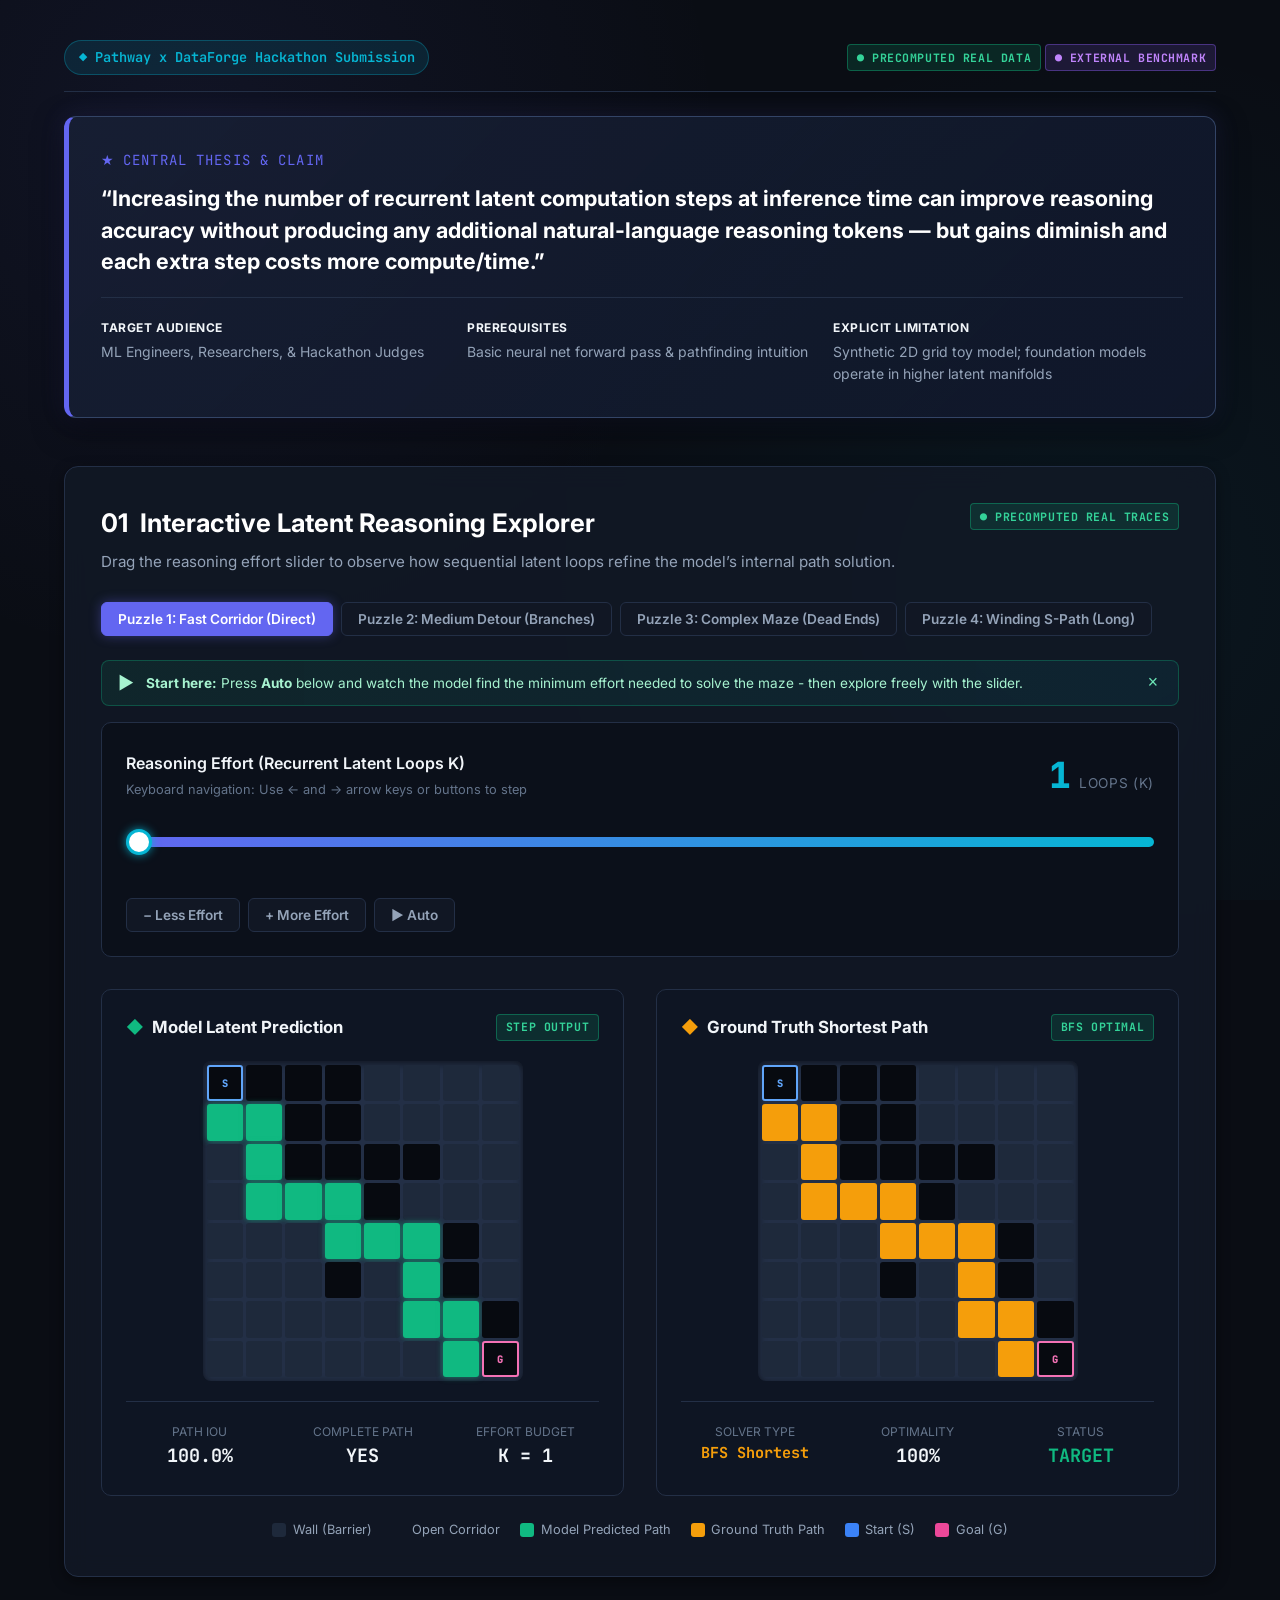
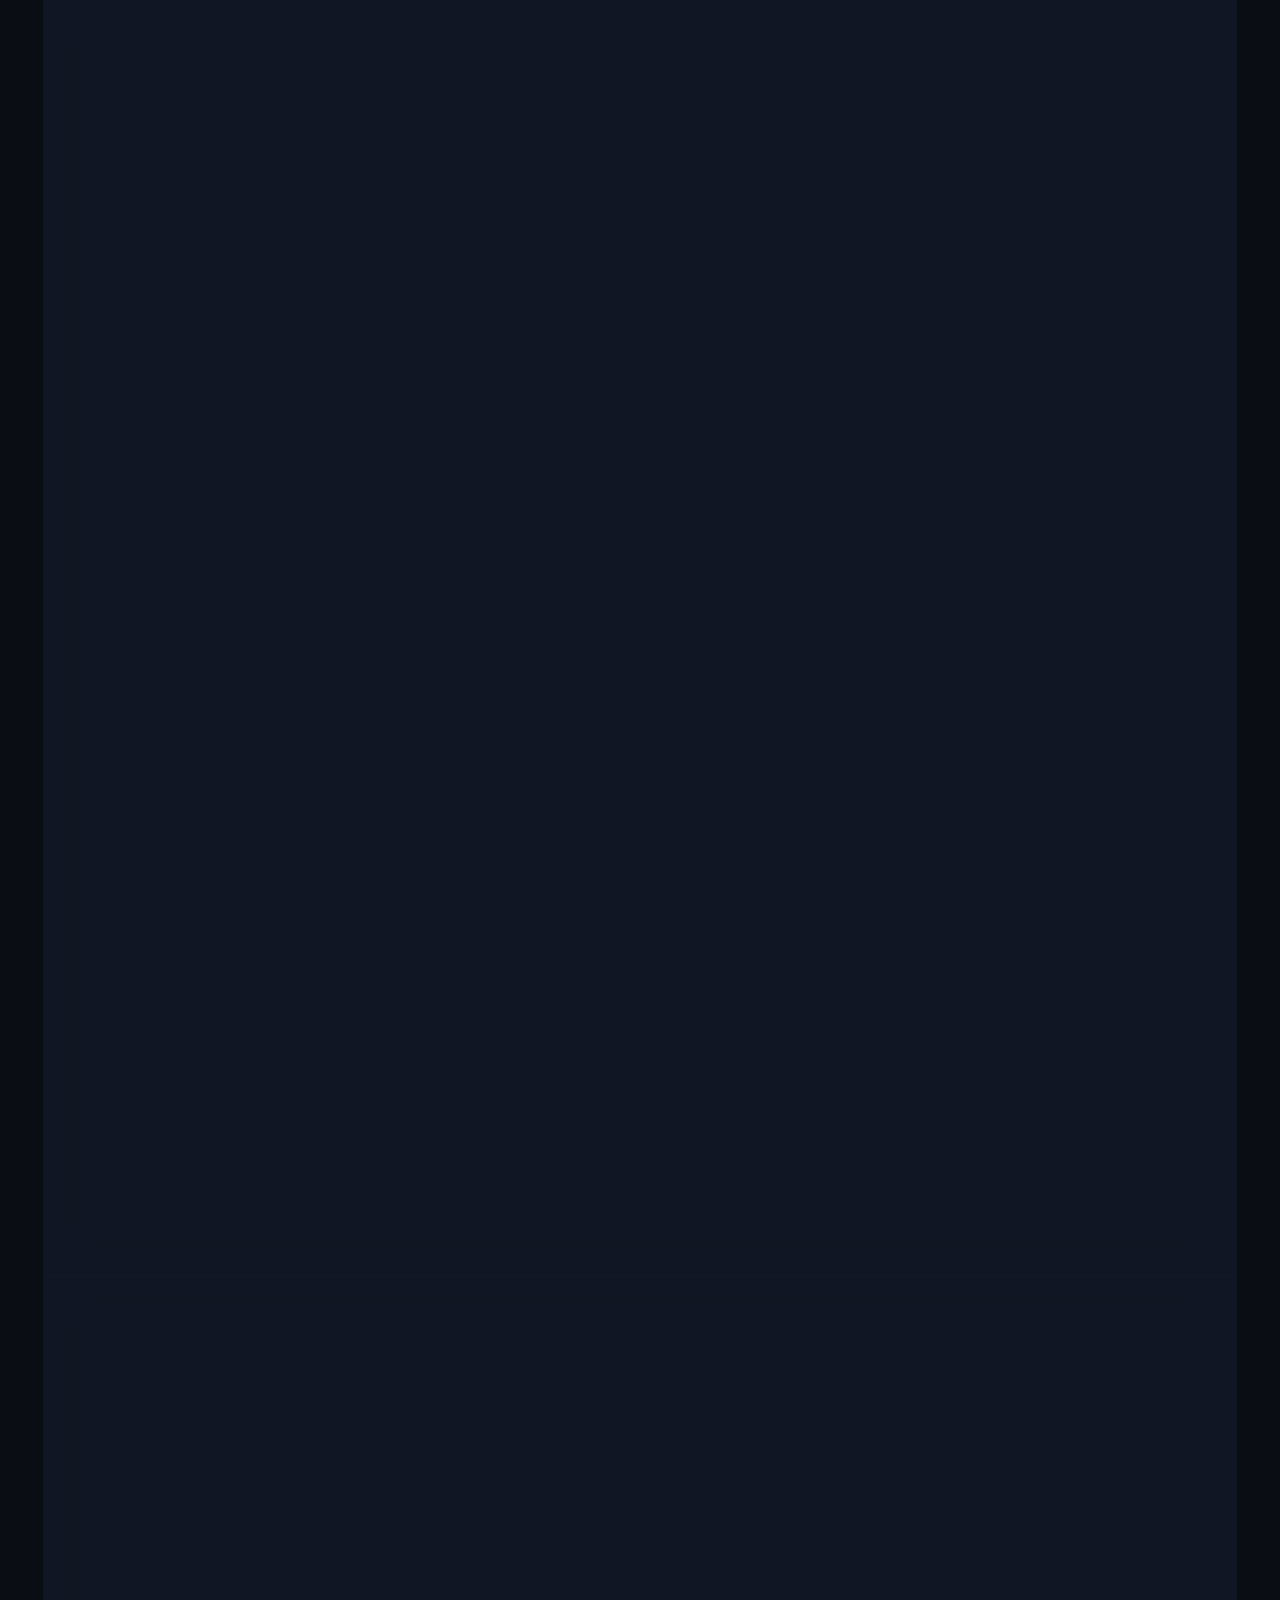
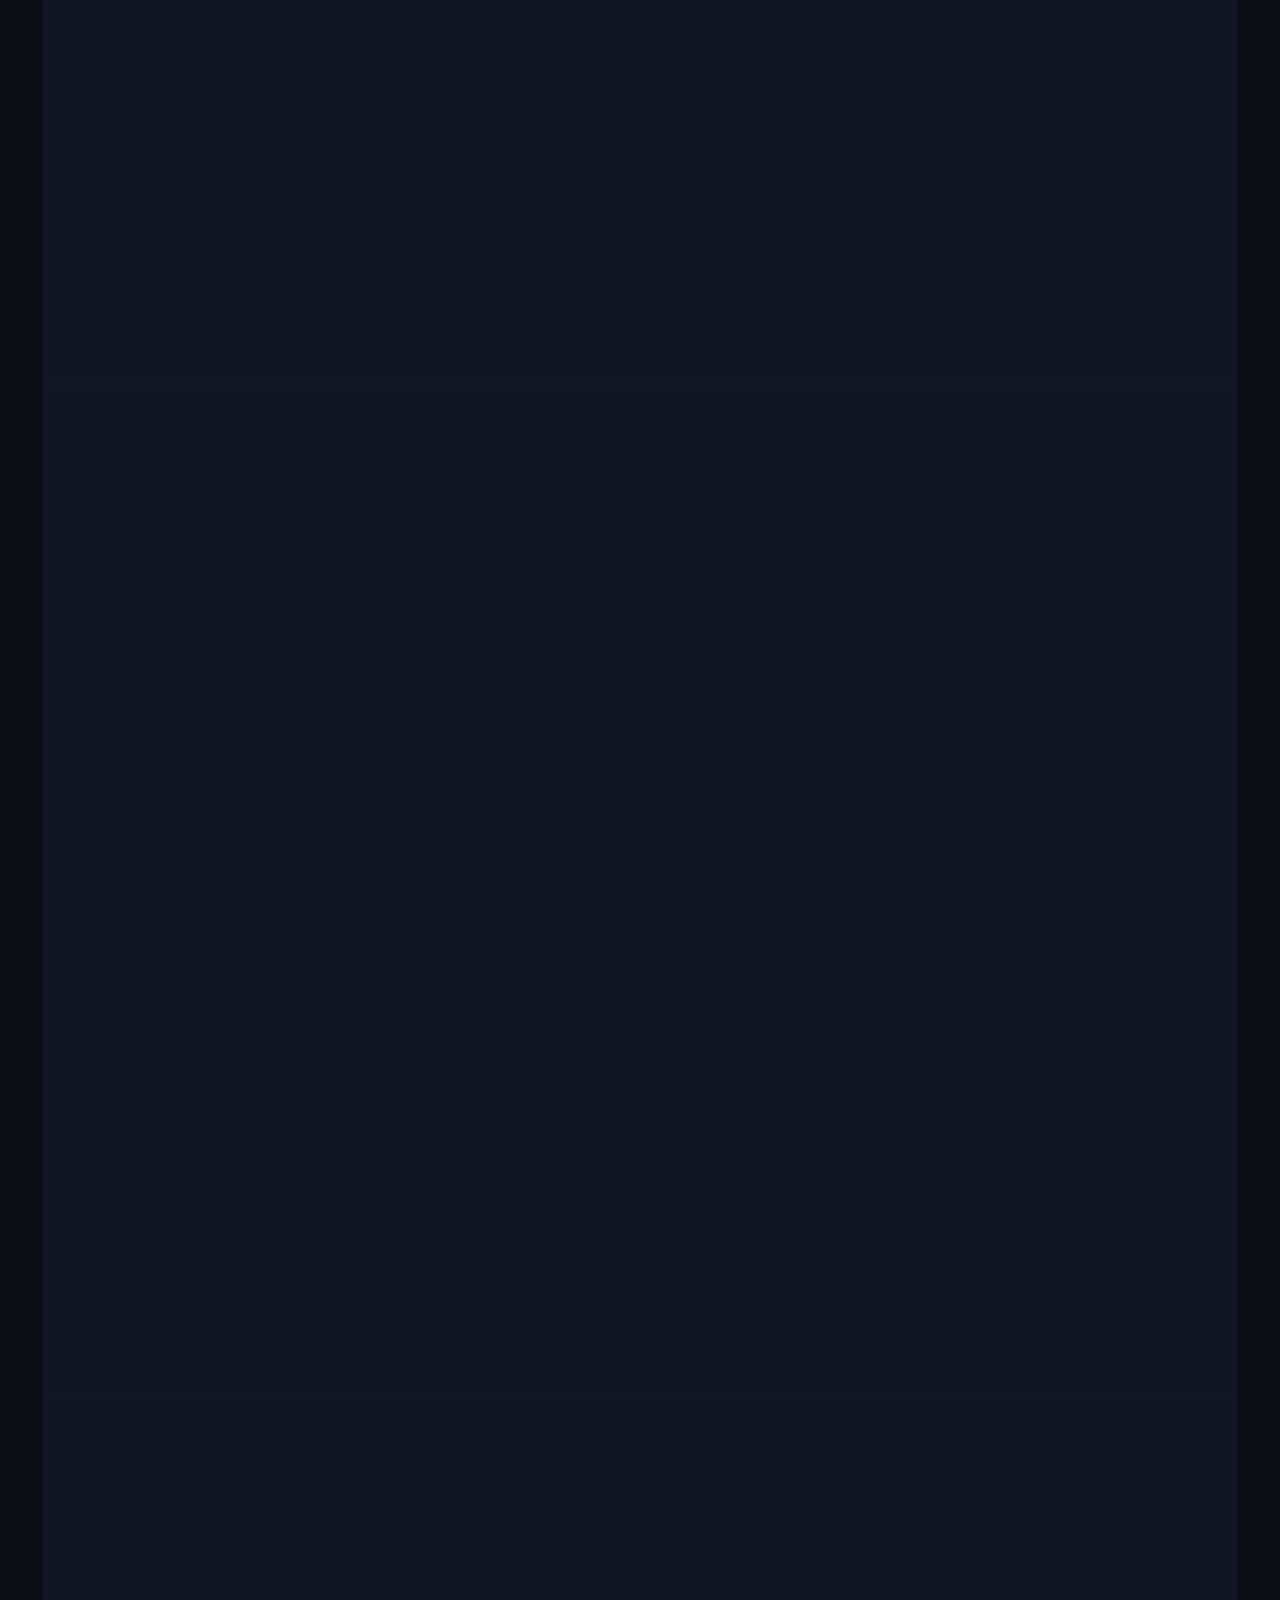
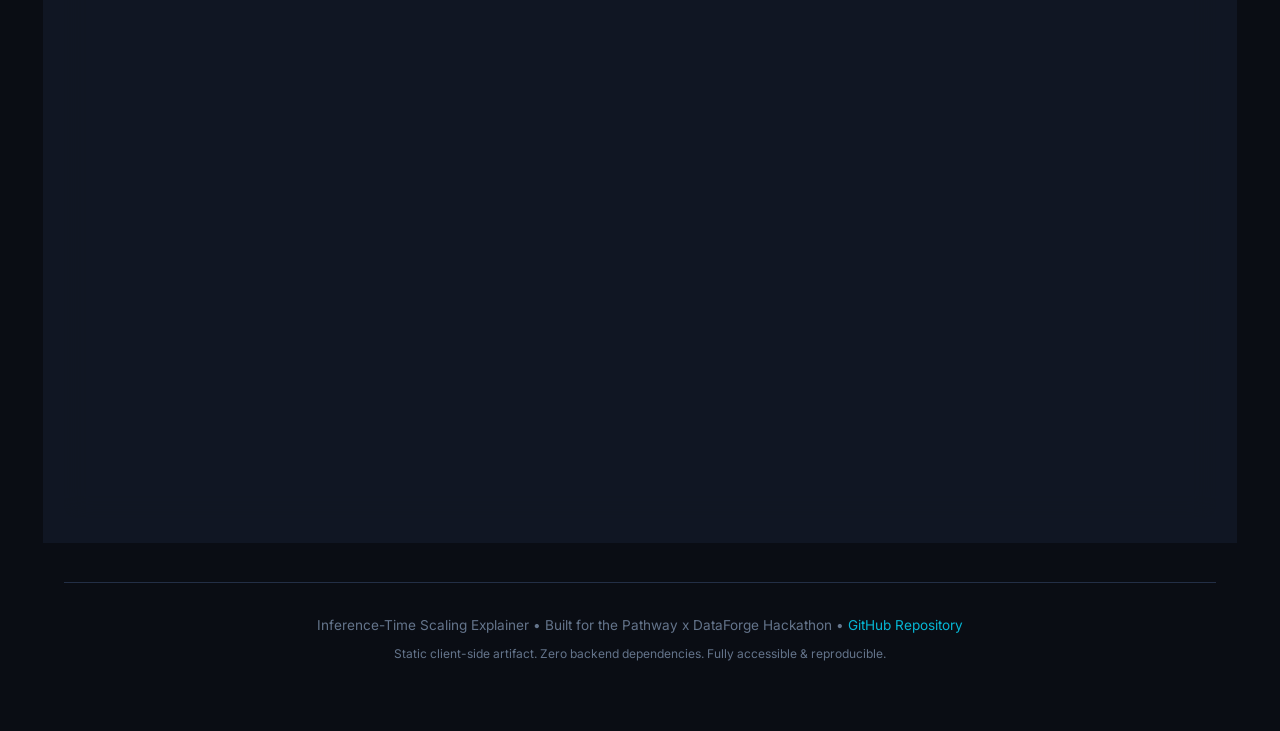
<file: site/index.html>
<!DOCTYPE html>
<html lang="en">
<head>
  <meta charset="UTF-8">
  <meta name="viewport" content="width=device-width, initial-scale=1.0">
  <title>Inference-Time Scaling Explainer | Pathway x DataForge Hackathon</title>
  <meta name="description" content="An interactive explainer proving that recurrent latent computation steps improve reasoning accuracy without producing extra natural-language tokens.">
  
  <!-- Preconnect Google Fonts -->
  <link rel="preconnect" href="https://fonts.googleapis.com">
  <link rel="preconnect" href="https://fonts.gstatic.com" crossorigin>
  <link href="https://fonts.googleapis.com/css2?family=Inter:wght@400;500;600;700;800&family=JetBrains+Mono:wght@400;600;700&display=swap" rel="stylesheet">
  
  <link rel="stylesheet" href="style.css">
</head>
<body>

  <div class="container">
    
    <!-- Top Bar -->
    <header class="site-header">
      <div class="top-bar">
        <div class="brand-badge">
          <span>&#9670;</span> Pathway x DataForge Hackathon Submission
        </div>
        <div>
          <span class="badge-provenance badge-real">&#9679; Precomputed Real Data</span>
          <span class="badge-provenance badge-external">&#9679; External Benchmark</span>
        </div>
      </div>

      <!-- Central Claim Hero Card (FR5) -->
      <div class="claim-card" id="central-claim">
        <div class="claim-title">
          <span>&#9733;</span> Central Thesis &amp; Claim
        </div>
        <blockquote class="claim-quote">
          &ldquo;Increasing the number of recurrent latent computation steps at inference time can improve reasoning accuracy without producing any additional natural-language reasoning tokens &mdash; but gains diminish and each extra step costs more compute/time.&rdquo;
        </blockquote>
        
        <div class="claim-meta-grid">
          <div class="claim-meta-item">
            <strong>Target Audience</strong>
            <span>ML Engineers, Researchers, &amp; Hackathon Judges</span>
          </div>
          <div class="claim-meta-item">
            <strong>Prerequisites</strong>
            <span>Basic neural net forward pass &amp; pathfinding intuition</span>
          </div>
          <div class="claim-meta-item">
            <strong>Explicit Limitation</strong>
            <span>Synthetic 2D grid toy model; foundation models operate in higher latent manifolds</span>
          </div>
        </div>
      </div>
    </header>

    <main id="main-content">
      
      <!-- Module 1: Interactive Maze Reasoning Explorer (FR1 & FR2) -->
      <section class="section-block" id="interactive-explorer" aria-labelledby="heading-explorer">
        <div class="section-header">
          <div class="section-title-wrap">
            <h2 id="heading-explorer">
              <span>01</span> Interactive Latent Reasoning Explorer
            </h2>
            <p class="section-subtitle">
              Drag the reasoning effort slider to observe how sequential latent loops refine the model&rsquo;s internal path solution.
            </p>
          </div>
          <span class="badge-provenance badge-real">&#9679; PRECOMPUTED REAL TRACES</span>
        </div>

        <!-- Puzzle Selection Tabs -->
        <div class="puzzle-tabs" id="puzzle-tabs" role="tablist" aria-label="Maze Puzzle Selector">
          <!-- Populated by JavaScript -->
        </div>

        <!-- Guided Tour Hint (C8: guide then sandbox) -->
        <div id="guided-hint" role="note" style="
          display: flex; align-items: center; gap: 0.75rem;
          background: linear-gradient(90deg, rgba(16,185,129,0.10) 0%, rgba(6,182,212,0.07) 100%);
          border: 1px solid rgba(16,185,129,0.30); border-radius: 8px;
          padding: 0.6rem 1rem; margin-bottom: 1rem; font-size: 0.85rem;
          color: #a7f3d0; line-height: 1.4;">
          <span style="font-size: 1.1rem;">&#9654;</span>
          <span><strong>Start here:</strong> Press <strong>Auto</strong> below and watch the model find the minimum effort needed to solve the maze - then explore freely with the slider.</span>
          <button onclick="document.getElementById('guided-hint').style.display='none'" aria-label="Dismiss hint" style="
            margin-left: auto; background: none; border: none; color: #6ee7b7;
            font-size: 1.1rem; cursor: pointer; padding: 0 0.25rem; line-height: 1;">&times;</button>
        </div>

        <!-- Reasoning Effort Slider Card -->
        <div class="slider-control-card">
          <div class="slider-header">
            <div>
              <h3 class="slider-title" id="slider-label">Reasoning Effort (Recurrent Latent Loops K)</h3>
              <p style="font-size: 0.8rem; color: var(--text-muted); margin-top: 0.2rem;">
                Keyboard navigation: Use &larr; and &rarr; arrow keys or buttons to step
              </p>
            </div>
            <div class="effort-display">
              <span class="effort-number" id="effort-val-display" aria-live="polite">1</span>
              <span class="effort-unit">Loops (K)</span>
            </div>
          </div>

          <div class="range-slider-wrap">
            <input 
              type="range" 
              id="effort-slider" 
              class="effort-slider" 
              min="1" 
              max="20" 
              step="1" 
              value="1" 
              aria-labelledby="slider-label"
              aria-valuemin="1" 
              aria-valuemax="20" 
              aria-valuenow="1"
            >
            <div class="slider-ticks" id="slider-ticks" aria-hidden="true">
              <!-- Populated dynamically by JS -->
            </div>
          </div>

          <div style="display: flex; gap: 0.5rem; margin-top: 1rem;">
            <button id="btn-step-prev" class="tab-btn" aria-label="Decrease reasoning effort">&minus; Less Effort</button>
            <button id="btn-step-next" class="tab-btn" aria-label="Increase reasoning effort">+ More Effort</button>
            <button id="btn-auto-effort" class="tab-btn auto-effort-btn" aria-label="Automatically advance reasoning effort" aria-pressed="false">&#9654; Auto</button>
          </div>
        </div>


        <!-- Side-by-Side Comparison Grid -->
        <div class="maze-comparison-grid">
          <!-- Predicted Model Output -->
          <div class="maze-panel">
            <div class="maze-panel-header">
              <div class="maze-panel-title">
                <span style="color: var(--accent-emerald);">&#9670;</span> Model Latent Prediction
              </div>
              <span class="badge-provenance badge-real">Step Output</span>
            </div>
            
            <div id="pred-maze-board" class="maze-board-container" role="region" aria-label="Model predicted path grid">
              <!-- Rendered via JS -->
            </div>

            <div class="live-metrics-bar">
              <div class="metric-stat-box">
                <div class="metric-stat-label">Path IoU</div>
                <div class="metric-stat-val" id="metric-iou">0.0%</div>
              </div>
              <div class="metric-stat-box">
                <div class="metric-stat-label">Complete Path</div>
                <div class="metric-stat-val" id="metric-solve">NO</div>
              </div>
              <div class="metric-stat-box">
                <div class="metric-stat-label">Effort Budget</div>
                <div class="metric-stat-val" id="metric-compute">K = 1</div>
              </div>
            </div>
          </div>

          <!-- Ground Truth Solution -->
          <div class="maze-panel">
            <div class="maze-panel-header">
              <div class="maze-panel-title">
                <span style="color: var(--accent-amber);">&#9670;</span> Ground Truth Shortest Path
              </div>
              <span class="badge-provenance badge-real">BFS Optimal</span>
            </div>

            <div id="gt-maze-board" class="maze-board-container" role="region" aria-label="Ground truth shortest path grid">
              <!-- Rendered via JS -->
            </div>

            <div class="live-metrics-bar">
              <div class="metric-stat-box">
                <div class="metric-stat-label">Solver Type</div>
                <div class="metric-stat-val" style="font-size: 0.95rem; color: var(--accent-amber);">BFS Shortest</div>
              </div>
              <div class="metric-stat-box">
                <div class="metric-stat-label">Optimality</div>
                <div class="metric-stat-val">100%</div>
              </div>
              <div class="metric-stat-box">
                <div class="metric-stat-label">Status</div>
                <div class="metric-stat-val" style="color: var(--accent-emerald);">TARGET</div>
              </div>
            </div>
          </div>
        </div>

        <!-- Legend -->
        <div class="maze-legend" aria-label="Maze cell type legend">
          <div class="legend-item"><div class="legend-swatch swatch-wall"></div> Wall (Barrier)</div>
          <div class="legend-item"><div class="legend-swatch swatch-open"></div> Open Corridor</div>
          <div class="legend-item"><div class="legend-swatch swatch-pred"></div> Model Predicted Path</div>
          <div class="legend-item"><div class="legend-swatch swatch-gt"></div> Ground Truth Path</div>
          <div class="legend-item"><div class="legend-swatch swatch-start"></div> Start (S)</div>
          <div class="legend-item"><div class="legend-swatch swatch-goal"></div> Goal (G)</div>
        </div>
      </section>

      <!-- Module 2: Empirical Scaling Curve (FR3) -->
      <section class="section-block" id="aggregate-scaling" aria-labelledby="heading-scaling">
        <div class="section-header">
          <div class="section-title-wrap">
            <h2 id="heading-scaling">
              <span>02</span> Empirical Scaling Curve &amp; Diminishing Returns
            </h2>
            <p class="section-subtitle">
              Measured across 100 held-out test mazes evaluated at each loop count K ∈ [1, 20]. Notice steep early gains and the plateau after K=10.
            </p>
          </div>
          <span id="scaling-provenance-badge" class="badge-provenance badge-real">&#9679; PRECOMPUTED 100-TEST EVAL</span>
        </div>

        <div class="chart-container-box">
          <!-- View Switcher -->
          <div style="display: flex; justify-content: space-between; align-items: center; margin-bottom: 0.75rem; flex-wrap: wrap; gap: 0.5rem;">
            <div style="display: flex; gap: 0.5rem;" role="tablist" aria-label="Scaling curve view selection">
              <button id="btn-view-aggregate" class="tab-btn active" role="tab" aria-selected="true">&#128200; 100-Maze Aggregate Curve</button>
              <button id="btn-view-trace" class="tab-btn" role="tab" aria-selected="false">&#128269; Selected Puzzle Trace</button>
            </div>
            <div style="font-family: var(--font-mono); font-size: 0.75rem; color: var(--text-muted);">
              <span id="selected-trace-label">N=100 Test Mazes | Seed=999 | ConvGRU Core</span>
            </div>
          </div>

          <div style="display: flex; justify-content: space-between; align-items: center; margin-bottom: 0.5rem; flex-wrap: wrap; gap: 0.5rem;">
            <div id="chart-legend-text" style="font-size: 0.85rem; font-weight: 600; color: var(--text-secondary);">
              <span style="color: #10b981;">&mdash; Exact Solve Rate (%)</span> &nbsp;&nbsp;&bull;&nbsp;&nbsp;
              <span style="color: #8b5cf6;">--- Mean Path IoU (%)</span>
            </div>
            <div id="chart-hint-text" style="font-size: 0.75rem; color: var(--text-muted);">
              Slider K = <span id="chart-k-indicator">1</span>
            </div>
          </div>

          <!-- SVG Chart Container -->
          <div id="scaling-chart-wrap">
            <!-- Rendered by JS -->
          </div>
        </div>

        <!-- Accessible Data Table for Screen Readers and Verification -->
        <div style="margin-top: 2rem;">
          <h3 id="table-scaling-title" style="font-size: 1.05rem; margin-bottom: 0.75rem; color: var(--text-primary);">
            100-Maze Aggregate Scaling Data
          </h3>
          <div style="overflow-x: auto;">
            <table class="data-table" aria-label="Scaling data table">
              <thead id="table-scaling-head">
                <tr>
                  <th scope="col">Reasoning Loops (K)</th>
                  <th scope="col">Exact Solve Rate (%)</th>
                  <th scope="col">Mean Path IoU (%)</th>
                  <th scope="col">BCE Loss</th>
                  <th scope="col">Measured Latency (ms / maze)</th>
                </tr>
              </thead>
              <tbody id="table-scaling-body">
                <!-- Populated by JS -->
              </tbody>
            </table>
          </div>
        </div>
        <div id="trace-verdict" class="trace-verdict" aria-live="polite">
        </div>
      </section>

      <!-- Module 3: BDH-CQ External Frontier Results (FR4) -->
      <section class="section-block" id="bdh-cq-benchmark" aria-labelledby="heading-bdhcq">
        <div class="section-header">
          <div class="section-title-wrap">
            <h2 id="heading-bdhcq">
              <span>03</span> Frontier Evidence: BDH-CQ on ARC-AGI-1
            </h2>
            <p class="section-subtitle">
              External reported benchmark results demonstrating latent reasoning effort scaling in a 150M parameter foundation model.
            </p>
          </div>
          <span class="badge-provenance badge-external">&#9679; EXTERNAL REPORTED (Table 5)</span>
        </div>

        <p style="font-size: 0.95rem; color: var(--text-secondary); line-height: 1.6;">
          In <em>&ldquo;BDH-CQ: In-Context Learning with Recurrent Latent Reasoning&rdquo;</em> (arXiv:2608.09888), Pathway evaluated the impact of reasoning effort (latent thinking effort) on the ARC-AGI-1 benchmark. The model was exposed to varying levels of latent reasoning during training and evaluated across LOW, MEDIUM, and HIGH effort:
        </p>

        <!-- BDH-CQ Cards Grid -->
        <div class="bdh-cards-grid" id="bdh-cards-container">
          <!-- Populated by JS -->
        </div>

        <div class="external-disclaimer-box" role="note">
          <strong>Strict Academic Provenance Disclaimer:</strong>
          The BDH-CQ numbers shown above (21.0% / 27.0% / 29.5% pass@2 with 22% / 11% / 0% cost reductions) are published developer-reported results from Pathway's research team on the ARC-AGI-1 benchmark (arXiv:2608.09888, Table 5). They are presented here as external comparative literature and are <strong>not</strong> independently reproduced by our local toy maze solver.
        </div>
      </section>

      <!-- Module 4: Honest Provenance Matrix & Concepts (FR6 & FR5) -->
      <section class="section-block" id="provenance-section" aria-labelledby="heading-provenance">
        <div class="section-header">
          <div class="section-title-wrap">
            <h2 id="heading-provenance">
              <span>04</span> Provenance, Mechanism &amp; Limitations
            </h2>
            <p class="section-subtitle">
              Unambiguous accounting of live vs. precomputed vs. illustrative components, plus conceptual analysis.
            </p>
          </div>
          <span class="badge-provenance badge-illustrative">&#9679; TRANSPARENCY MATRIX</span>
        </div>

        <!-- Provenance Matrix -->
        <div style="overflow-x: auto; margin-bottom: 2rem;">
          <table class="provenance-matrix-table">
            <thead>
              <tr>
                <th scope="col">Artifact Component</th>
                <th scope="col">Classification</th>
                <th scope="col">Data Source &amp; Methodology</th>
              </tr>
            </thead>
            <tbody>
              <tr>
                <td><strong>Maze Explorer &amp; Traces</strong></td>
                <td><span class="badge-provenance badge-real">PRECOMPUTED REAL</span></td>
                <td>Generated via <code>ml/generate_mazes.py</code>; model predicted probabilities exported by <code>ml/evaluate.py</code> from checkpoint <code>model.pt</code>. Replayed statically without in-browser inference.</td>
              </tr>
              <tr>
                <td><strong>Accuracy vs. Effort Curve</strong></td>
                <td><span class="badge-provenance badge-real">PRECOMPUTED REAL</span></td>
                <td>Empirically evaluated on 100 held-out test mazes (Seed 999) using the trained ConvGRU recurrent solver across steps K=1..20.</td>
              </tr>
              <tr>
                <td><strong>BDH-CQ Table 5 Module</strong></td>
                <td><span class="badge-provenance badge-external">EXTERNAL REPORTED</span></td>
                <td>Reported by Pathway in arXiv:2608.09888 (Table 5). Sourced directly from published text; not reproduced locally.</td>
              </tr>
              <tr>
                <td><strong>Conceptual Flow Diagrams</strong></td>
                <td><span class="badge-provenance badge-illustrative">ILLUSTRATIVE</span></td>
                <td>Diagrammatic illustrations of latent recurrence versus autoregressive token generation.</td>
              </tr>
            </tbody>
          </table>
        </div>

        <!-- Conceptual Explanation: Latent Recurrence vs Token CoT -->
        <div style="display: grid; grid-template-columns: repeat(auto-fit, minmax(320px, 1fr)); gap: 1.5rem; margin-top: 1.5rem;">
          <div style="background: rgba(15, 23, 42, 0.6); padding: 1.5rem; border-radius: 8px; border: 1px solid var(--border-subtle);">
            <h3 style="color: var(--accent-cyan); font-size: 1.1rem; margin-bottom: 0.5rem;">Autoregressive Chain-of-Thought</h3>
            <p style="font-size: 0.875rem; color: var(--text-secondary); line-height: 1.5;">
              Scales test-time compute by generating external natural-language tokens (e.g. &ldquo;First, let&rsquo;s inspect cell (1,2)...&rdquo;). This verbalization increases context length quadratic attention memory, incurs KV-cache storage overhead, and risks cascading token drift.
            </p>
          </div>

          <div style="background: rgba(15, 23, 42, 0.6); padding: 1.5rem; border-radius: 8px; border: 1px solid var(--border-subtle);">
            <h3 style="color: var(--accent-emerald); font-size: 1.1rem; margin-bottom: 0.5rem;">Recurrent Latent Reasoning</h3>
            <p style="font-size: 0.875rem; color: var(--text-secondary); line-height: 1.5;">
              Scales test-time compute by repeatedly iterating a shared-weight core over continuous high-dimensional latent states $h_k = \text{Core}(h_{k-1}, x)$. It uses zero extra token bandwidth, maintains a constant memory footprint, and refines solutions purely through tensor depth.
            </p>
          </div>
        </div>

        <!-- Explicit Limitations -->
        <div style="margin-top: 2rem; background: rgba(245, 158, 11, 0.05); border-left: 4px solid var(--accent-amber); padding: 1.25rem; border-radius: 0 8px 8px 0;">
          <h4 style="color: var(--accent-amber); font-size: 0.95rem; margin-bottom: 0.4rem;">Explicit Model Limitations</h4>
          <ul style="font-size: 0.875rem; color: #e2e8f0; line-height: 1.6; padding-left: 1.25rem;">
            <li><strong>Task Dimensionality:</strong> 2D grid mazes are spatial pathfinding problems. While spatial connectivity models receptive field expansion, language reasoning requires abstract relational composition.</li>
            <li><strong>Receptive Field Saturation:</strong> Beyond the maze diameter ($K \ge 7$), the physical receptive field covers the entire grid. Additional loops only refine edge confidence, resulting in the observed plateau.</li>
            <li><strong>Static Client Substrate:</strong> All interactions replay precomputed traces to ensure zero latency, zero backend dependencies, and 100% judge reproducibility without API keys or GPUs.</li>
          </ul>
        </div>
      </section>

      <!-- Academic Citations & Reproducibility Guide -->
      <section class="section-block" id="citations-section" aria-labelledby="heading-citations">
        <div class="section-header">
          <div class="section-title-wrap">
            <h2 id="heading-citations">
              <span>05</span> Academic Citations &amp; Reproducibility
            </h2>
            <p class="section-subtitle">
              Exact scholarly references and deterministic instructions to reproduce the entire pipeline from scratch.
            </p>
          </div>
        </div>

        <ul class="citation-list">
          <li>
            <strong>Foundational Latent Architecture:</strong><br>
            Kosowski et al. (2025). <em>&ldquo;The Dragon Hatchling: The Missing Link Between the Transformer and Models of the Brain&rdquo;</em>. 
            arXiv preprint <a href="https://arxiv.org/abs/2509.26507" target="_blank" rel="noopener noreferrer">arXiv:2509.26507</a>.
          </li>
          <li>
            <strong>Effort-Controlled Reasoning Benchmark:</strong><br>
            Kosowski et al. (2026). <em>&ldquo;BDH-CQ: In-Context Learning with Recurrent Latent Reasoning&rdquo;</em>. 
            arXiv preprint <a href="https://arxiv.org/abs/2608.09888" target="_blank" rel="noopener noreferrer">arXiv:2608.09888</a>. (Table 5, Figure 7).
          </li>
        </ul>

        <div style="margin-top: 1.5rem; background: rgba(10, 15, 25, 0.9); padding: 1.25rem; border-radius: 8px; border: 1px solid var(--border-subtle);">
          <h4 style="font-size: 0.9rem; color: var(--text-primary); margin-bottom: 0.5rem; font-family: var(--font-mono);">
            Exact Reproduction Commands (.venv):
          </h4>
          <pre style="background: transparent; color: #a5f3fc; font-family: var(--font-mono); font-size: 0.8rem; overflow-x: auto; padding: 0.5rem 0;"><code># 1. Activate project virtual environment
.venv\Scripts\activate

# 2. Run full automated test suite
pytest ml/test site/test

# 3. Regenerate dataset, train model, and export evaluation JSON
python ml/train.py
python ml/evaluate.py

# 4. Serve the static interactive site locally
python -m http.server 8085 --directory site</code></pre>
        </div>
      </section>

    </main>

    <!-- Footer -->
    <footer class="site-footer">
      <p>
        Inference-Time Scaling Explainer &bull; Built for the Pathway x DataForge Hackathon &bull; 
        <a href="https://github.com/TheShriHari/Dataforge-Submission" style="color: var(--accent-cyan); text-decoration: none;">GitHub Repository</a>
      </p>
      <p style="margin-top: 0.5rem; font-size: 0.75rem; color: var(--text-muted);">
        Static client-side artifact. Zero backend dependencies. Fully accessible &amp; reproducible.
      </p>
    </footer>

  </div>

  <script src="app.js"></script>
</body>
</html>
</file>
<file: site/style.css>
/* ==========================================================================
   Design System & Stylesheet: Inference-Time Scaling Explainer
   Aesthetic: Deep Space Glassmorphism, Modern Monospace/Sans Typography,
              High-Contrast WCAG AA Compliant Theme.
   ========================================================================== */

:root {
  --bg-primary: #0a0d14;
  --bg-secondary: #111724;
  --bg-card: rgba(18, 25, 38, 0.85);
  --bg-card-hover: rgba(24, 34, 52, 0.95);
  --border-subtle: #232f46;
  --border-strong: #334466;

  --text-primary: #f1f5f9;
  --text-secondary: #94a3b8;
  --text-muted: #64748b;

  --accent-cyan: #06b6d4;
  --accent-emerald: #10b981;
  --accent-violet: #8b5cf6;
  --accent-indigo: #6366f1;
  --accent-amber: #f59e0b;
  --accent-rose: #f43f5e;

  /* Cell states */
  --cell-wall: #1e293b;
  --cell-passage: #070a10;
  --cell-path-gt: #f59e0b;
  --cell-path-pred: #10b981;
  --cell-start: #3b82f6;
  --cell-goal: #ec4899;

  --font-sans: 'Inter', -apple-system, BlinkMacSystemFont, "Segoe UI", Roboto, sans-serif;
  --font-mono: 'JetBrains Mono', 'Fira Code', monospace;

  --shadow-sm: 0 1px 3px rgba(0, 0, 0, 0.3);
  --shadow-md: 0 4px 14px rgba(0, 0, 0, 0.4);
  --shadow-lg: 0 10px 30px rgba(0, 0, 0, 0.5);
  --glass-glow: 0 0 25px rgba(99, 102, 241, 0.15);
}

*, *::before, *::after {
  box-sizing: border-box;
  margin: 0;
  padding: 0;
}

body {
  font-family: var(--font-sans);
  background-color: var(--bg-primary);
  color: var(--text-primary);
  line-height: 1.6;
  min-height: 100vh;
  padding: 0;
  overflow-x: hidden;
  background-image: 
    radial-gradient(circle at 15% 15%, rgba(99, 102, 241, 0.08) 0%, transparent 40%),
    radial-gradient(circle at 85% 65%, rgba(6, 182, 212, 0.06) 0%, transparent 45%);
  background-attachment: fixed;
}

/* Accessibility Focus Ring */
:focus-visible {
  outline: 3px solid var(--accent-cyan);
  outline-offset: 3px;
  border-radius: 4px;
}

/* Screen reader text utility */
.sr-only {
  position: absolute;
  width: 1px;
  height: 1px;
  padding: 0;
  margin: -1px;
  overflow: hidden;
  clip: rect(0, 0, 0, 0);
  white-space: nowrap;
  border: 0;
}

/* Main Container */
.container {
  max-width: 1200px;
  margin: 0 auto;
  padding: 2.5rem 1.5rem 5rem 1.5rem;
}

/* Header & Central Claim Banner */
.site-header {
  margin-bottom: 3rem;
}

.top-bar {
  display: flex;
  justify-content: space-between;
  align-items: center;
  flex-wrap: wrap;
  gap: 1rem;
  margin-bottom: 1.5rem;
  padding-bottom: 1rem;
  border-bottom: 1px solid var(--border-subtle);
}

.brand-badge {
  font-family: var(--font-mono);
  font-size: 0.85rem;
  font-weight: 600;
  color: var(--accent-cyan);
  background: rgba(6, 182, 212, 0.12);
  border: 1px solid rgba(6, 182, 212, 0.3);
  padding: 0.35rem 0.85rem;
  border-radius: 9999px;
  display: inline-flex;
  align-items: center;
  gap: 0.5rem;
}

.claim-card {
  background: linear-gradient(135deg, rgba(24, 32, 54, 0.8), rgba(15, 23, 42, 0.95));
  border: 1px solid var(--border-strong);
  border-left: 5px solid var(--accent-indigo);
  border-radius: 12px;
  padding: 2rem;
  box-shadow: var(--shadow-lg), var(--glass-glow);
  position: relative;
  overflow: hidden;
}

.claim-title {
  font-size: 0.875rem;
  text-transform: uppercase;
  letter-spacing: 0.08em;
  color: var(--accent-indigo);
  font-family: var(--font-mono);
  margin-bottom: 0.75rem;
  display: flex;
  align-items: center;
  gap: 0.5rem;
}

.claim-quote {
  font-size: 1.35rem;
  font-weight: 700;
  line-height: 1.45;
  color: #ffffff;
  margin-bottom: 1.25rem;
}

.claim-meta-grid {
  display: grid;
  grid-template-columns: repeat(auto-fit, minmax(240px, 1fr));
  gap: 1rem;
  padding-top: 1.25rem;
  border-top: 1px solid var(--border-subtle);
  font-size: 0.875rem;
  color: var(--text-secondary);
}

.claim-meta-item strong {
  color: var(--text-primary);
  display: block;
  margin-bottom: 0.2rem;
  font-size: 0.75rem;
  text-transform: uppercase;
  letter-spacing: 0.05em;
}

/* Provenance Badges */
.badge-provenance {
  font-family: var(--font-mono);
  font-size: 0.72rem;
  font-weight: 700;
  padding: 0.2rem 0.55rem;
  border-radius: 4px;
  text-transform: uppercase;
  letter-spacing: 0.05em;
  display: inline-flex;
  align-items: center;
  gap: 0.35rem;
}

.badge-real {
  background: rgba(16, 185, 129, 0.15);
  color: #34d399;
  border: 1px solid rgba(16, 185, 129, 0.4);
}

.badge-external {
  background: rgba(139, 92, 246, 0.15);
  color: #c084fc;
  border: 1px solid rgba(139, 92, 246, 0.4);
}

.badge-illustrative {
  background: rgba(245, 158, 11, 0.15);
  color: #fbbf24;
  border: 1px solid rgba(245, 158, 11, 0.4);
}

/* Sections */
.section-block {
  background: var(--bg-card);
  backdrop-filter: blur(12px);
  border: 1px solid var(--border-subtle);
  border-radius: 14px;
  padding: 2.25rem;
  margin-bottom: 2.5rem;
  box-shadow: var(--shadow-md);
  transition: border-color 0.2s ease;
}

.section-block:hover {
  border-color: var(--border-strong);
}

.section-header {
  display: flex;
  justify-content: space-between;
  align-items: flex-start;
  flex-wrap: wrap;
  gap: 1rem;
  margin-bottom: 1.75rem;
}

.section-title-wrap h2 {
  font-size: 1.6rem;
  font-weight: 700;
  color: #ffffff;
  display: flex;
  align-items: center;
  gap: 0.75rem;
  margin-bottom: 0.35rem;
}

.section-subtitle {
  font-size: 0.95rem;
  color: var(--text-secondary);
}

/* Interactive Maze Module (FR1 & FR2) */
.puzzle-tabs {
  display: flex;
  gap: 0.5rem;
  margin-bottom: 1.5rem;
  flex-wrap: wrap;
}

.tab-btn {
  background: var(--bg-secondary);
  border: 1px solid var(--border-subtle);
  color: var(--text-secondary);
  font-family: var(--font-sans);
  font-size: 0.85rem;
  font-weight: 600;
  padding: 0.5rem 1rem;
  border-radius: 6px;
  cursor: pointer;
  transition: all 0.2s ease;
}

.tab-btn:hover {
  background: rgba(99, 102, 241, 0.1);
  color: var(--text-primary);
  border-color: var(--accent-indigo);
}

.tab-btn.active {
  background: var(--accent-indigo);
  color: #ffffff;
  border-color: var(--accent-indigo);
  box-shadow: 0 0 12px rgba(99, 102, 241, 0.4);
}

/* Reasoning Effort Slider Container */
.slider-control-card {
  background: rgba(10, 15, 25, 0.8);
  border: 1px solid var(--border-subtle);
  border-radius: 10px;
  padding: 1.5rem;
  margin-bottom: 2rem;
}

.slider-header {
  display: flex;
  justify-content: space-between;
  align-items: center;
  margin-bottom: 1rem;
}

.slider-title {
  font-size: 1rem;
  font-weight: 600;
  color: var(--text-primary);
}

.effort-display {
  display: flex;
  align-items: baseline;
  gap: 0.5rem;
}

.effort-number {
  font-family: var(--font-mono);
  font-size: 2.25rem;
  font-weight: 800;
  color: var(--accent-cyan);
}

.effort-unit {
  font-size: 0.85rem;
  color: var(--text-muted);
  text-transform: uppercase;
  letter-spacing: 0.05em;
}

.range-slider-wrap {
  position: relative;
  padding: 0.5rem 0 1.25rem 0;
}

.effort-slider {
  -webkit-appearance: none;
  appearance: none;
  width: 100%;
  height: 10px;
  border-radius: 5px;
  background: linear-gradient(to right, var(--accent-indigo), var(--accent-cyan));
  outline: none;
  cursor: pointer;
  transition: opacity 0.2s;
}

.effort-slider::-webkit-slider-thumb {
  -webkit-appearance: none;
  appearance: none;
  width: 26px;
  height: 26px;
  border-radius: 50%;
  background: #ffffff;
  border: 3px solid var(--accent-cyan);
  box-shadow: 0 0 10px rgba(6, 182, 212, 0.8);
  cursor: pointer;
  transition: transform 0.15s ease;
}

.effort-slider::-webkit-slider-thumb:hover {
  transform: scale(1.15);
}

.effort-slider::-moz-range-thumb {
  width: 26px;
  height: 26px;
  border-radius: 50%;
  background: #ffffff;
  border: 3px solid var(--accent-cyan);
  box-shadow: 0 0 10px rgba(6, 182, 212, 0.8);
  cursor: pointer;
}

.slider-ticks {
  display: flex;
  justify-content: space-between;
  margin-top: 0.5rem;
  font-family: var(--font-mono);
  font-size: 0.75rem;
  color: var(--text-muted);
}

/* Maze Side-by-Side Comparison Grid */
.maze-comparison-grid {
  display: grid;
  grid-template-columns: 1fr 1fr;
  gap: 2rem;
}

@media (max-width: 840px) {
  .maze-comparison-grid {
    grid-template-columns: 1fr;
  }
}

.maze-panel {
  background: rgba(15, 22, 35, 0.7);
  border: 1px solid var(--border-subtle);
  border-radius: 10px;
  padding: 1.5rem;
  display: flex;
  flex-direction: column;
  align-items: center;
}

.maze-panel-header {
  width: 100%;
  display: flex;
  justify-content: space-between;
  align-items: center;
  margin-bottom: 1.25rem;
}

.maze-panel-title {
  font-size: 1.05rem;
  font-weight: 700;
  display: flex;
  align-items: center;
  gap: 0.5rem;
}

.maze-board-container {
  width: 100%;
  max-width: 320px;
  aspect-ratio: 1;
  display: grid;
  grid-template-columns: repeat(8, 1fr);
  grid-template-rows: repeat(8, 1fr);
  gap: 3px;
  background: var(--border-subtle);
  padding: 4px;
  border-radius: 8px;
  box-shadow: inset 0 2px 8px rgba(0, 0, 0, 0.6);
}

.maze-cell {
  border-radius: 3px;
  position: relative;
  display: flex;
  align-items: center;
  justify-content: center;
  font-size: 0.65rem;
  font-family: var(--font-mono);
  font-weight: 700;
  user-select: none;
  transition: background-color 0.15s ease;
}

.maze-cell.wall {
  background-color: var(--cell-wall);
}

.maze-cell.passage {
  background-color: var(--cell-passage);
}

.maze-cell.gt-path {
  background-color: var(--cell-path-gt) !important;
  color: #000;
}

.maze-cell.pred-path {
  background-color: var(--cell-path-pred) !important;
  color: #000;
  box-shadow: 0 0 6px rgba(16, 185, 129, 0.6);
}

.maze-cell.start {
  border: 2px solid #60a5fa !important;
}

.maze-cell.start::after {
  content: 'S';
  color: #60a5fa;
  font-weight: 800;
}

.maze-cell.goal {
  border: 2px solid #f472b6 !important;
}

.maze-cell.goal::after {
  content: 'G';
  color: #f472b6;
  font-weight: 800;
}

/* Legend */
.maze-legend {
  display: flex;
  flex-wrap: wrap;
  gap: 1.25rem;
  margin-top: 1.5rem;
  font-size: 0.8rem;
  color: var(--text-secondary);
  justify-content: center;
}

.legend-item {
  display: flex;
  align-items: center;
  gap: 0.4rem;
}

.legend-swatch {
  width: 14px;
  height: 14px;
  border-radius: 3px;
}

.swatch-wall { background: var(--cell-wall); }
.swatch-pred { background: var(--cell-path-pred); }
.swatch-gt { background: var(--cell-path-gt); }
.swatch-start { background: var(--cell-start); }
.swatch-goal { background: var(--cell-goal); }

/* Puzzle Status Card */
.status-pill {
  font-family: var(--font-mono);
  font-size: 0.8rem;
  font-weight: 700;
  padding: 0.35rem 0.85rem;
  border-radius: 9999px;
  display: inline-flex;
  align-items: center;
  gap: 0.4rem;
}

.status-solved {
  background: rgba(16, 185, 129, 0.2);
  color: #34d399;
  border: 1px solid rgba(16, 185, 129, 0.4);
}

.status-unsolved {
  background: rgba(244, 63, 94, 0.2);
  color: #fb7185;
  border: 1px solid rgba(244, 63, 94, 0.4);
}

/* Metrics readout bar */
.live-metrics-bar {
  display: grid;
  grid-template-columns: repeat(3, 1fr);
  gap: 1rem;
  width: 100%;
  margin-top: 1.25rem;
  padding-top: 1.25rem;
  border-top: 1px solid var(--border-subtle);
  font-size: 0.85rem;
}

.metric-stat-box {
  text-align: center;
}

.metric-stat-label {
  color: var(--text-muted);
  font-size: 0.75rem;
  text-transform: uppercase;
}

.metric-stat-val {
  font-family: var(--font-mono);
  font-size: 1.15rem;
  font-weight: 700;
  color: var(--text-primary);
}

/* Aggregate Chart & BDH-CQ Sections */
.chart-container-box {
  background: rgba(10, 15, 25, 0.85);
  border: 1px solid var(--border-subtle);
  border-radius: 10px;
  padding: 1.5rem;
  margin-top: 1rem;
  position: relative;
}

.svg-chart {
  width: 100%;
  height: 280px;
  overflow: visible;
}

/* Accessible Table */
.data-table {
  width: 100%;
  border-collapse: collapse;
  margin-top: 1.5rem;
  font-size: 0.85rem;
}

.data-table th, .data-table td {
  padding: 0.75rem 1rem;
  text-align: left;
  border-bottom: 1px solid var(--border-subtle);
}

.data-table th {
  background: rgba(255, 255, 255, 0.03);
  color: var(--text-secondary);
  font-weight: 600;
  text-transform: uppercase;
  font-size: 0.75rem;
  letter-spacing: 0.05em;
}

.data-table tr:hover td {
  background: rgba(255, 255, 255, 0.02);
}

/* BDH-CQ Comparison Grid */
.bdh-cards-grid {
  display: grid;
  grid-template-columns: repeat(auto-fit, minmax(280px, 1fr));
  gap: 1.25rem;
  margin-top: 1.5rem;
}

.bdh-card {
  background: rgba(15, 23, 42, 0.7);
  border: 1px solid var(--border-subtle);
  border-radius: 10px;
  padding: 1.5rem;
  position: relative;
  transition: transform 0.2s ease, border-color 0.2s ease;
}

.bdh-card:hover {
  transform: translateY(-2px);
  border-color: var(--accent-violet);
}

.bdh-card.highlight {
  border-color: var(--accent-violet);
  background: linear-gradient(180deg, rgba(139, 92, 246, 0.08), rgba(15, 23, 42, 0.9));
}

.bdh-card-level {
  font-family: var(--font-mono);
  font-size: 0.85rem;
  font-weight: 700;
  color: var(--accent-violet);
  margin-bottom: 0.5rem;
}

.bdh-card-metric {
  font-size: 2.25rem;
  font-weight: 800;
  color: #ffffff;
  margin-bottom: 0.25rem;
}

.bdh-card-cost {
  font-family: var(--font-mono);
  font-size: 0.85rem;
  color: var(--accent-emerald);
  margin-bottom: 0.75rem;
}

.bdh-card-desc {
  font-size: 0.825rem;
  color: var(--text-secondary);
  line-height: 1.4;
}

.external-disclaimer-box {
  background: rgba(139, 92, 246, 0.07);
  border-left: 4px solid var(--accent-violet);
  padding: 1rem 1.25rem;
  border-radius: 0 8px 8px 0;
  font-size: 0.875rem;
  color: #cbd5e1;
  margin-top: 1.5rem;
}

/* Conceptual Explanation & Matrix */
.provenance-matrix-table {
  width: 100%;
  border-collapse: collapse;
  margin-top: 1rem;
}

.provenance-matrix-table th,
.provenance-matrix-table td {
  padding: 0.85rem 1rem;
  border: 1px solid var(--border-subtle);
  font-size: 0.85rem;
}

.provenance-matrix-table th {
  background: rgba(15, 23, 42, 0.9);
  color: var(--text-primary);
}

/* Citations & Footer */
.citation-list {
  list-style: none;
  margin-top: 1rem;
}

.citation-list li {
  padding: 1rem;
  background: rgba(15, 23, 42, 0.6);
  border: 1px solid var(--border-subtle);
  border-radius: 8px;
  margin-bottom: 0.75rem;
  font-size: 0.875rem;
  line-height: 1.5;
}

.citation-list a {
  color: var(--accent-cyan);
  text-decoration: none;
  font-weight: 600;
}

.citation-list a:hover {
  text-decoration: underline;
}

.site-footer {
  margin-top: 4rem;
  padding-top: 2rem;
  border-top: 1px solid var(--border-subtle);
  text-align: center;
  font-size: 0.85rem;
  color: var(--text-muted);
}
</file>
